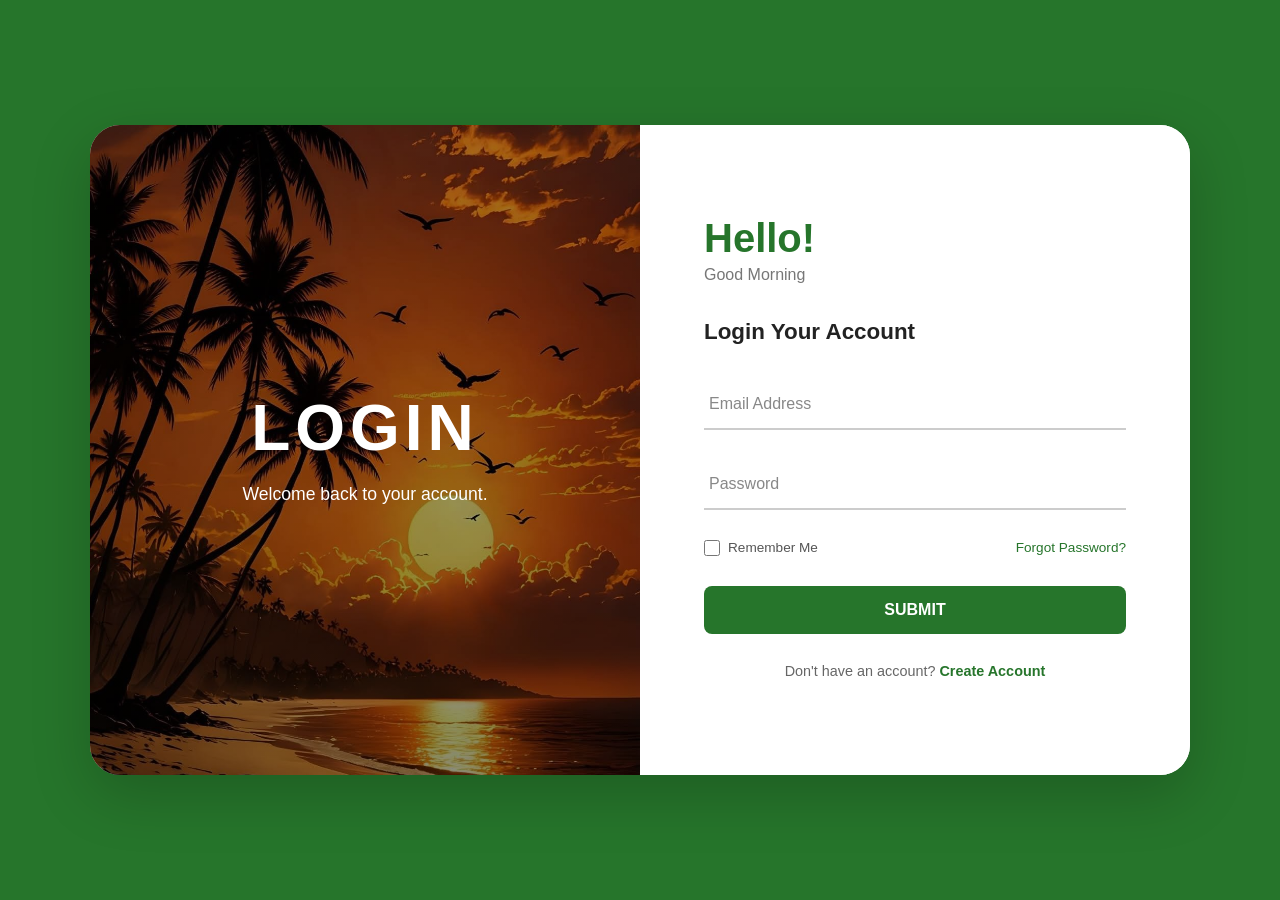
<file: login.html>
<!doctype html>
<html lang="en">
<head>
    <meta charset="UTF-8">
    <meta name="viewport" content="width=device-width, initial-scale=1.0">

    <title>Login Page | Welcome Back</title>

    <link rel="stylesheet" href="css/login.css">
</head>

<body>

    <main class="main">

        <!-- Left Image Panel -->
        <section class="picture">
            <div class="picture-content">
                <h1 class="Welcome">LOGIN</h1>
                <p class="website">Welcome back to your account.</p>
            </div>
        </section>

        <!-- Right Login Panel -->
        <section class="page">

            <header class="page-header">
                <h2 class="hello">Hello!</h2>
                <p class="good">Good Morning</p>
                <h3 class="login">Login Your Account</h3>
            </header>

            <div class="information">

                <form action="#" method="post">

                    <!-- Email Address -->
                    <div class="form-group">
                        <label for="email" class="visually-hidden">
                            Email Address
                        </label>

                        <input
                            type="email"
                            id="email"
                            name="email"
                            placeholder="Email Address"
                            class="email"
                            autocomplete="email"
                            required
                        >
                    </div>

                    <!-- Password -->
                    <div class="form-group">
                        <label for="password" class="visually-hidden">
                            Password
                        </label>

                        <input
                            type="password"
                            id="password"
                            name="password"
                            placeholder="Password"
                            class="password"
                            autocomplete="current-password"
                            required
                        >
                    </div>

                    <!-- Login Options -->
                    <div class="login-options">

                        <div class="remember">
                            <input
                                id="checkbox"
                                type="checkbox"
                                name="remember"
                                class="checkbox"
                            >

                            <label for="checkbox" class="check">
                                Remember Me
                            </label>
                        </div>

                        <a href="forgot-password.html" class="forgot">
                            Forgot Password?
                        </a>

                    </div>

                    <!-- Submit Button -->
                    <button type="submit">SUBMIT</button>

                    <!-- Signup Link -->
                    <p class="signup-text">
                        Don't have an account?
                        <a href="signup.html" class="create">
                            Create Account
                        </a>
                    </p>

                </form>

            </div>

        </section>

    </main>

</body>
</html>
</file>
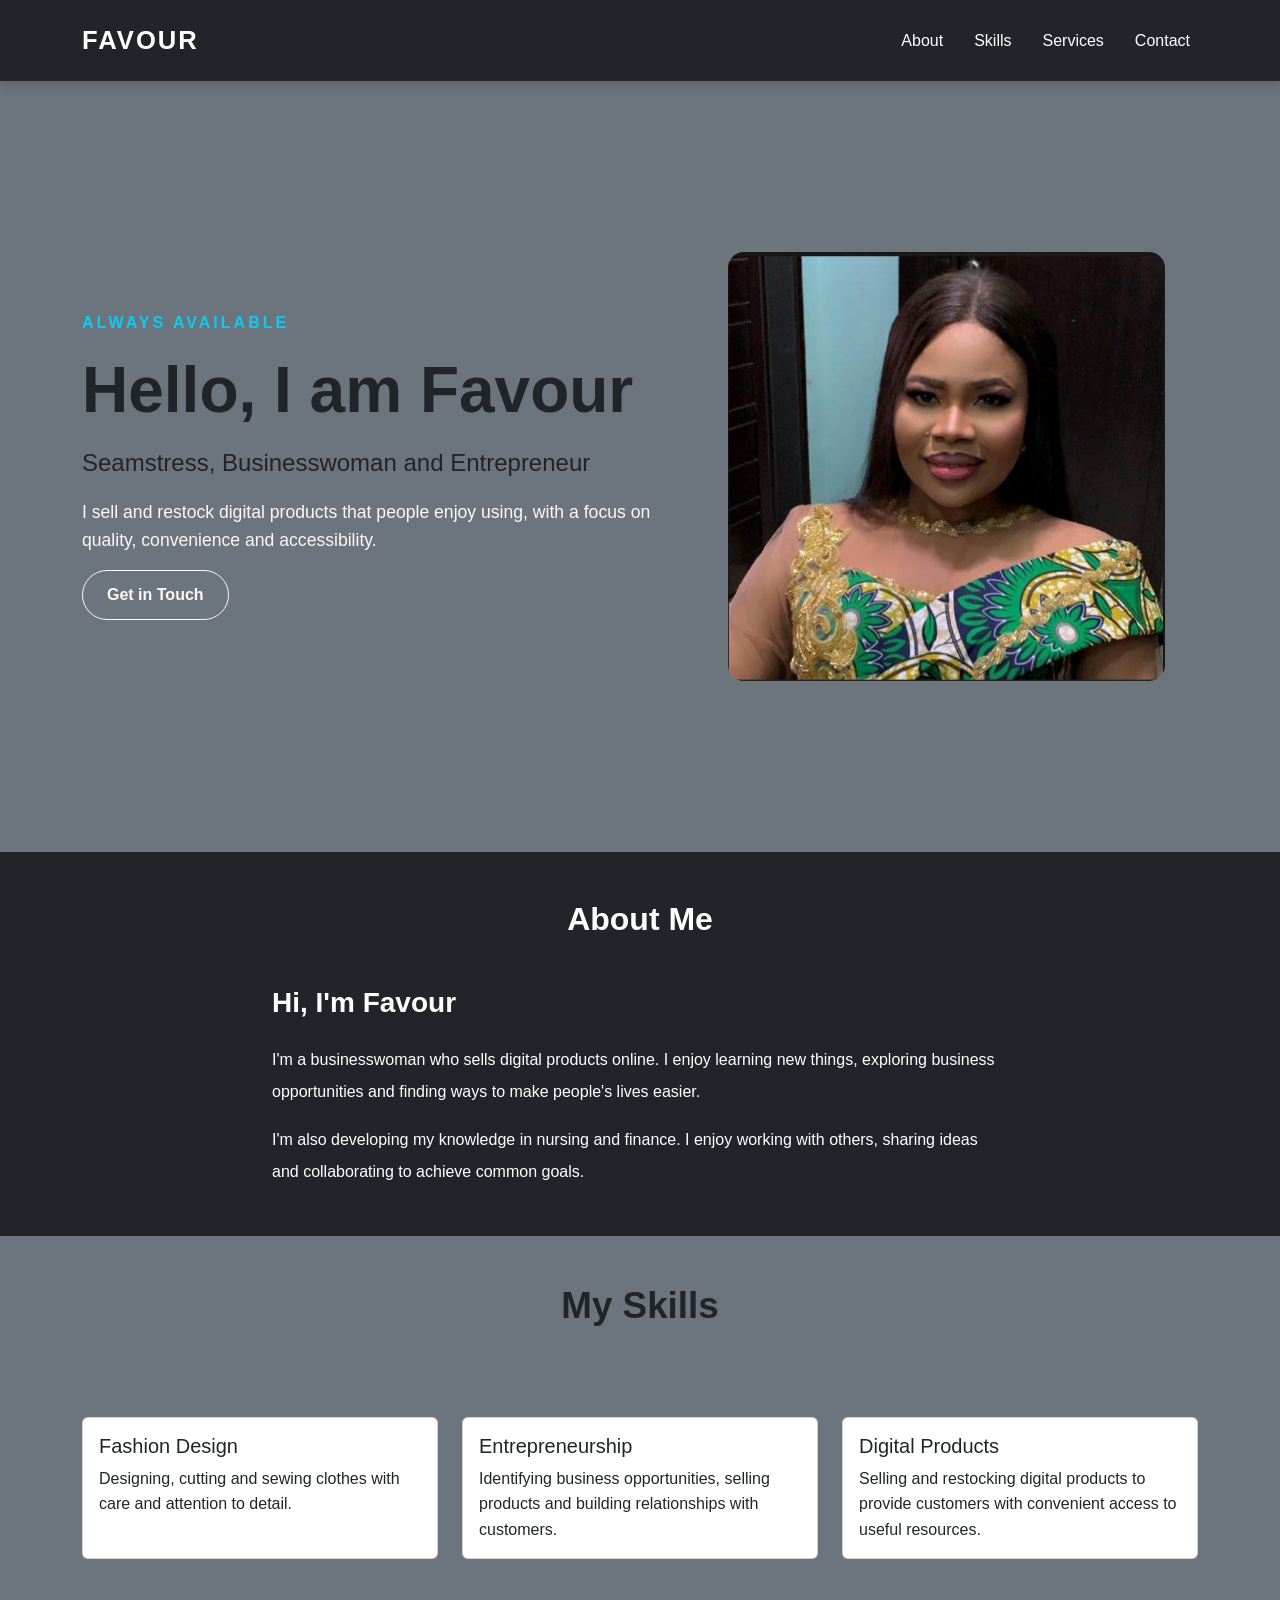
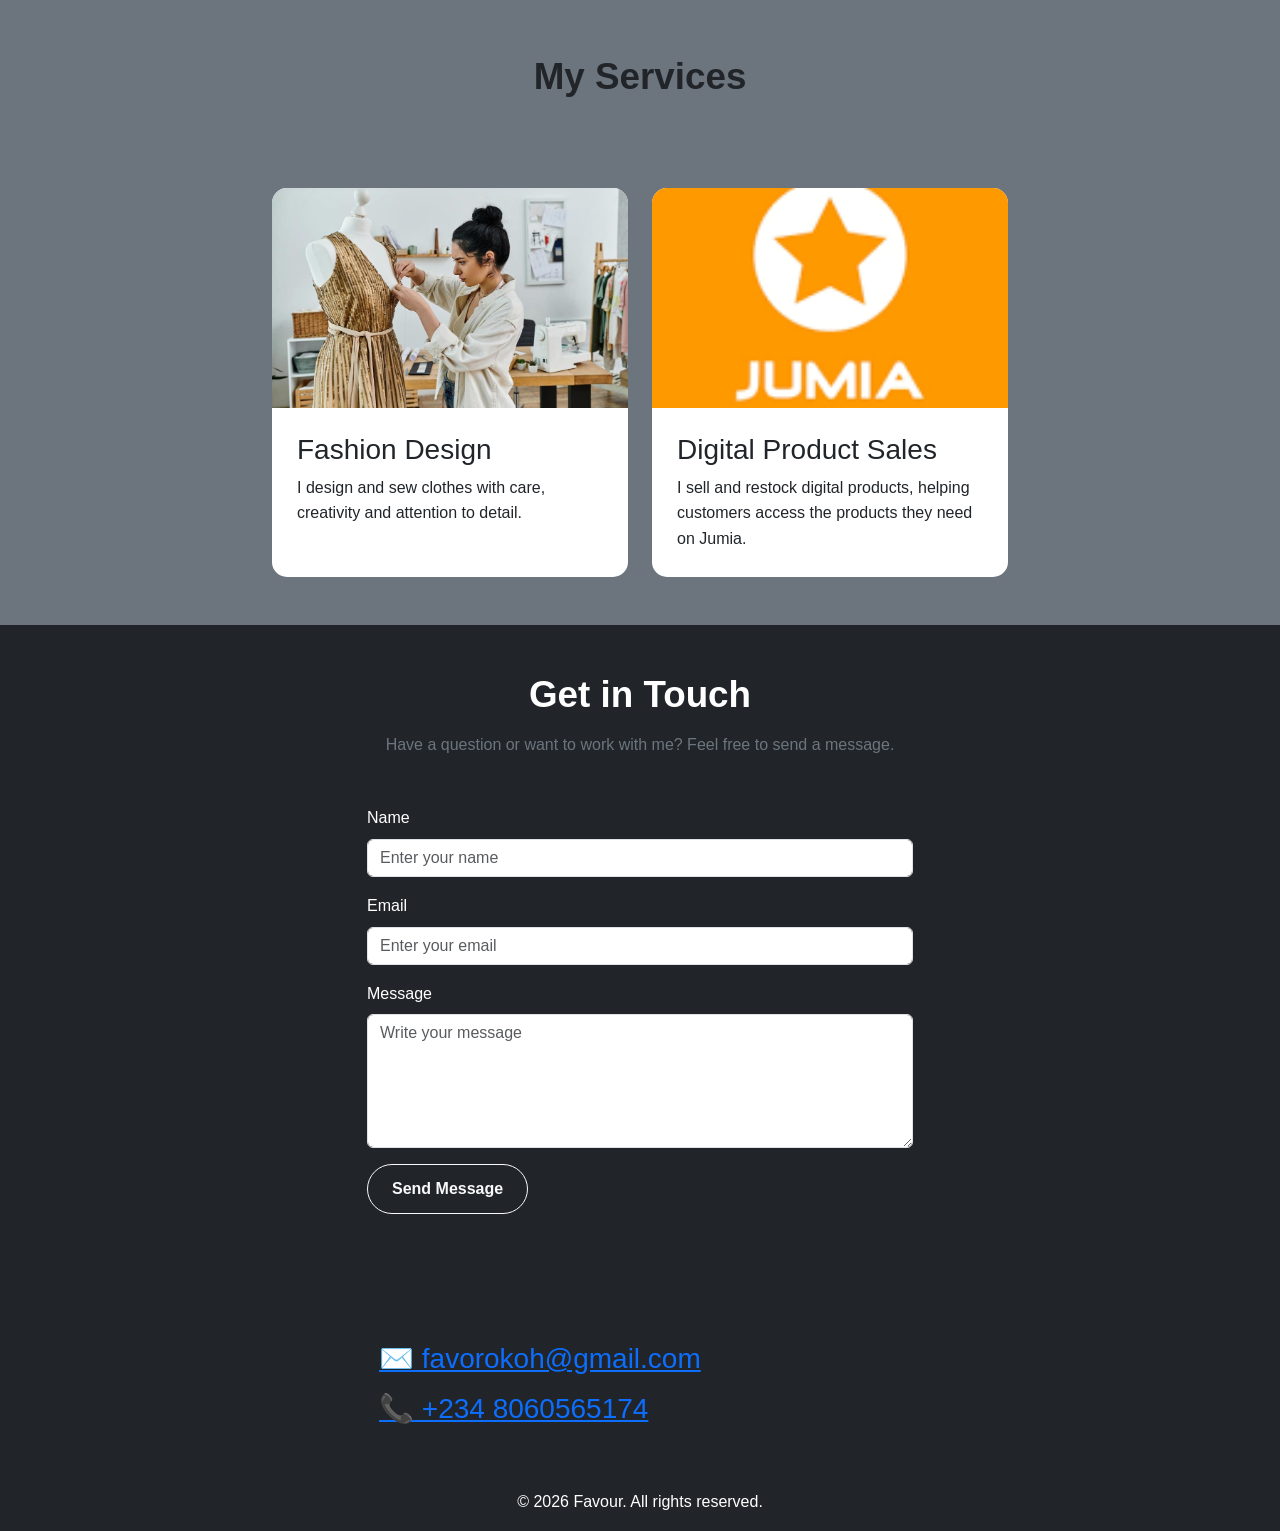
<file: mum's portfolio.html>
<!doctype html>
<html lang="en">

<head>
    <meta charset="utf-8">
    <meta name="viewport" content="width=device-width, initial-scale=1">

    <title>Favour | Personal Portfolio</title>

    <!-- Bootstrap CSS -->
    <link href="https://cdn.jsdelivr.net/npm/bootstrap@5.3.8/dist/css/bootstrap.min.css" rel="stylesheet">

    <!-- Custom CSS -->
    <link rel="stylesheet" href="css/MP.css">

    <!-- Bootstrap JavaScript -->
    <script defer src="https://cdn.jsdelivr.net/npm/bootstrap@5.3.8/dist/js/bootstrap.bundle.min.js">
    </script>
</head>

<body class="bg-secondary">

    <!-- Navigation -->
    <nav class="navbar navbar-expand-lg navbar-dark bg-dark sticky-top">
        <div class="container">

            <a class="navbar-brand fw-bold" href="#home">FAVOUR</a>

            <button class="navbar-toggler" type="button" data-bs-toggle="collapse" data-bs-target="#navbarNav"
                aria-controls="navbarNav" aria-expanded="false" aria-label="Toggle navigation">

                <span class="navbar-toggler-icon"></span>
            </button>

            <div class="collapse navbar-collapse" id="navbarNav">
                <ul class="navbar-nav ms-auto">

                    <li class="nav-item">
                        <a class="nav-link" href="#about">About</a>
                    </li>

                    <li class="nav-item">
                        <a class="nav-link" href="#skills">Skills</a>
                    </li>

                    <li class="nav-item">
                        <a class="nav-link" href="#services">Services</a>
                    </li>

                    <li class="nav-item">
                        <a class="nav-link" href="#contact">Contact</a>
                    </li>

                </ul>
            </div>

        </div>
    </nav>


    <!-- Hero Section -->
    <header id="home" class="container py-5 my-lg-5 text-dark">
        <div class="row align-items-center g-4">

            <div class="col-12 col-lg-7">

                <h6 class="text-info fw-bold">ALWAYS AVAILABLE</h6>

                <h1 class="display-3 fw-bold">
                    Hello, I am Favour
                </h1>

                <h2 class="h4">
                    Seamstress, Businesswoman and Entrepreneur
                </h2>

                <p class="lead mt-3">
                    I sell and restock digital products that people enjoy
                    using, with a focus on quality, convenience and
                    accessibility.
                </p>

                <a class="btn btn-outline-light rounded-pill px-4" href="#contact">
                    Get in Touch
                </a>

            </div>

            <div class="col-12 col-lg-5 text-center">

                <!-- Add your image path below -->
                <img src="media/Capture001(1).png" alt="Favour" class="img-fluid rounded-4" loading="eager">

            </div>

        </div>
    </header>


    <!-- About Section -->
    <section id="about" class="py-5 text-white bg-dark">

        <div class="container">

            <div class="text-center mb-5">
                <h2 class="heading fw-bold">About Me</h2>
            </div>

            <div class="row justify-content-center">

                <div class="col-12 col-md-10 col-lg-8">

                    <h3 class="fw-bold mb-4">
                        Hi, I'm Favour
                    </h3>

                    <p class="lh-lg mb-3">
                        I'm a businesswoman who sells digital products
                        online. I enjoy learning new things, exploring
                        business opportunities and finding ways to make
                        people's lives easier.
                    </p>

                    <p class="lh-lg mb-0">
                        I'm also developing my knowledge in nursing
                        and finance. I enjoy working with others,
                        sharing ideas and collaborating to achieve
                        common goals.
                    </p>

                </div>

            </div>

        </div>

    </section>


    <!-- Skills Section -->
    <section id="skills" class="py-5">

        <div class="container">

            <div class="text-center mb-5">
                <h2 class="section-title fw-bold">My Skills</h2>

                <p class="section-description">
                    The skills and knowledge I use to grow personally
                    and professionally.
                </p>
            </div>

            <div class="row g-4 justify-content-center">

                <div class="col-12 col-md-6 col-lg-4">
                    <div class="card h-100">
                        <div class="card-body">
                            <h3 class="card-title h5">
                                Fashion Design
                            </h3>

                            <p class="card-text">
                                Designing, cutting and sewing clothes
                                with care and attention to detail.
                            </p>
                        </div>
                    </div>
                </div>

                <div class="col-12 col-md-6 col-lg-4">
                    <div class="card h-100">
                        <div class="card-body">
                            <h3 class="card-title h5">
                                Entrepreneurship
                            </h3>

                            <p class="card-text">
                                Identifying business opportunities,
                                selling products and building
                                relationships with customers.
                            </p>
                        </div>
                    </div>
                </div>

                <div class="col-12 col-md-6 col-lg-4">
                    <div class="card h-100">
                        <div class="card-body">
                            <h3 class="card-title h5">
                                Digital Products
                            </h3>

                            <p class="card-text">
                                Selling and restocking digital products
                                to provide customers with convenient
                                access to useful resources.
                            </p>
                        </div>
                    </div>
                </div>

            </div>

        </div>

    </section>


    <!-- 
    <section id="services" class="services py-5">

        <div class="container">

            <div class="text-center mb-5">
                <h2 class="section-title fw-bold">My Services</h2>

                <p class="section-description">
                    Here are some of the ways I can help bring your
                    ideas to life.
                </p>
            </div>

            <div class="row g-4 justify-content-center">

                
                <div class="col-12 col-md-6 col-lg-4">

                    <article class="card service-card h-100">

                        <div class="card-body">

                            <h3 class="card-title">
                                Fashion Design
                            </h3>

                            <p class="card-text">
                                I design and sew clothes with care,
                                creativity and attention to detail.
                            </p>

                        </div>

                    </article>

                </div>

               
                <div class="col-12 col-md-6 col-lg-4">

                    <article class="card service-card h-100">

                        <div class="card-body">

                            <h3 class="card-title">
                                Digital Product Sales
                            </h3>

                            <p class="card-text">
                                I sell and restock digital products,
                                helping customers access the products
                                they need.
                            </p>

                        </div>

                    </article>

                </div>

            </div>

        </div>

    </section> -->

    <!-- Services Section -->
    <section id="services" class="services py-5">
        <div class="container">

            <div class="text-center mb-5">
                <h2 class="section-title fw-bold">My Services</h2>
                <p class="section-description">
                    Here are some of the ways I can help bring your ideas to life.
                </p>
            </div>

            <div class="row g-4 justify-content-center">

                <!-- Fashion Design -->
                <div class="col-12 col-md-6 col-lg-4">
                    <article class="card service-card h-100">

                        <div class="service-image">
                            <img src="media/Z82JURVY937hRh9sj0bTVvePjgJBT56h3RIqIgwu2lvMepj4oviYa0QfAL0AAdcON6adY_eZbUWo4jMqEp6tfxE08BipDXreRNz8xFPK8oypOnvmgVvwCmEjTQuCP-0-erSukaNvYwWg8NvVzVj1rSNa_LP21T0a13PGFA9tDeHxM8_rZvZwXhN_00BS_9O0.jfif"
                                alt="Fashion designs and clothing" loading="lazy">
                        </div>

                        <div class="card-body">
                            <h3 class="card-title">Fashion Design</h3>
                            <p class="card-text">
                                I design and sew clothes with care,
                                creativity and attention to detail.
                            </p>
                        </div>

                    </article>
                </div>

                <!-- Digital Product Sales -->
                <div class="col-12 col-md-6 col-lg-4">
                    <article class="card service-card h-100">

                        <div class="service-image">
                            <img src="media/download (1).png" alt="Digital products for sale" loading="lazy">
                        </div>

                        <div class="card-body">
                            <h3 class="card-title">Digital Product Sales</h3>
                            <p class="card-text">
                                I sell and restock digital products,
                                helping customers access the products they need on Jumia.
                            </p>
                        </div>

                    </article>
                </div>

            </div>
        </div>
    </section>



    <!-- Contact Section -->
    <section id="contact" class="py-5 bg-dark text-white">

        <div class="container">
        
            <div class="text-center mb-5">
                <h2 class="section-title fw-bold">Get in Touch</h2>
        
                <p class="section-description">
                    Have a question or want to work with me?
                    Feel free to send a message.
                </p>
            </div>
        
            <div class="row justify-content-center">
        
                <div class="col-12 col-md-8 col-lg-6">
        
                    <form action="#" method="post">
        
                        <div class="mb-3">
                            <label for="name" class="form-label">
                                Name
                            </label>
        
                            <input type="text" class="form-control" id="name" name="name" placeholder="Enter your name"
                                required>
                        </div>
        
                        <div class="mb-3">
                            <label for="email" class="form-label">
                                Email
                            </label>
        
                            <input type="email" class="form-control" id="email" name="email"
                                placeholder="Enter your email" required>
                        </div>
        
                        <div class="mb-3">
                            <label for="message" class="form-label">
                                    Message
                            </label>
        
                            <textarea class="form-control" id="message" name="message" rows="5"
                                placeholder="Write your message" required></textarea>
                        </div>
        
                        <button type="submit" class="btn btn-outline-light rounded-pill px-4">
                            Send Message
                        </button>
        
                    </form>
                    <br>
                    <br>
                    <br>
                    <br>
                    <br>
                    <div class="container d-flex justify-content-between align-items-center flex-wrap gap-3">
                        <a href="mailto:favorokoh@gmail.com"><h3 class="mail mb-0">✉️ favorokoh@gmail.com</h3></a>
        
                        <a href="tel:08060565174"><h3 class="num mb-0">📞 +234 8060565174</h3></a>
                    </div>
                </div>
        
            </div>
        
        </div>

    </section>


    <!-- Footer -->
    <footer class="bg-dark text-white text-center py-3">

        <div class="container">

            <p class="mb-0">
                &copy; 2026 Favour. All rights reserved.
            </p>

        </div>

    </footer>

</body>

</html>
</file>
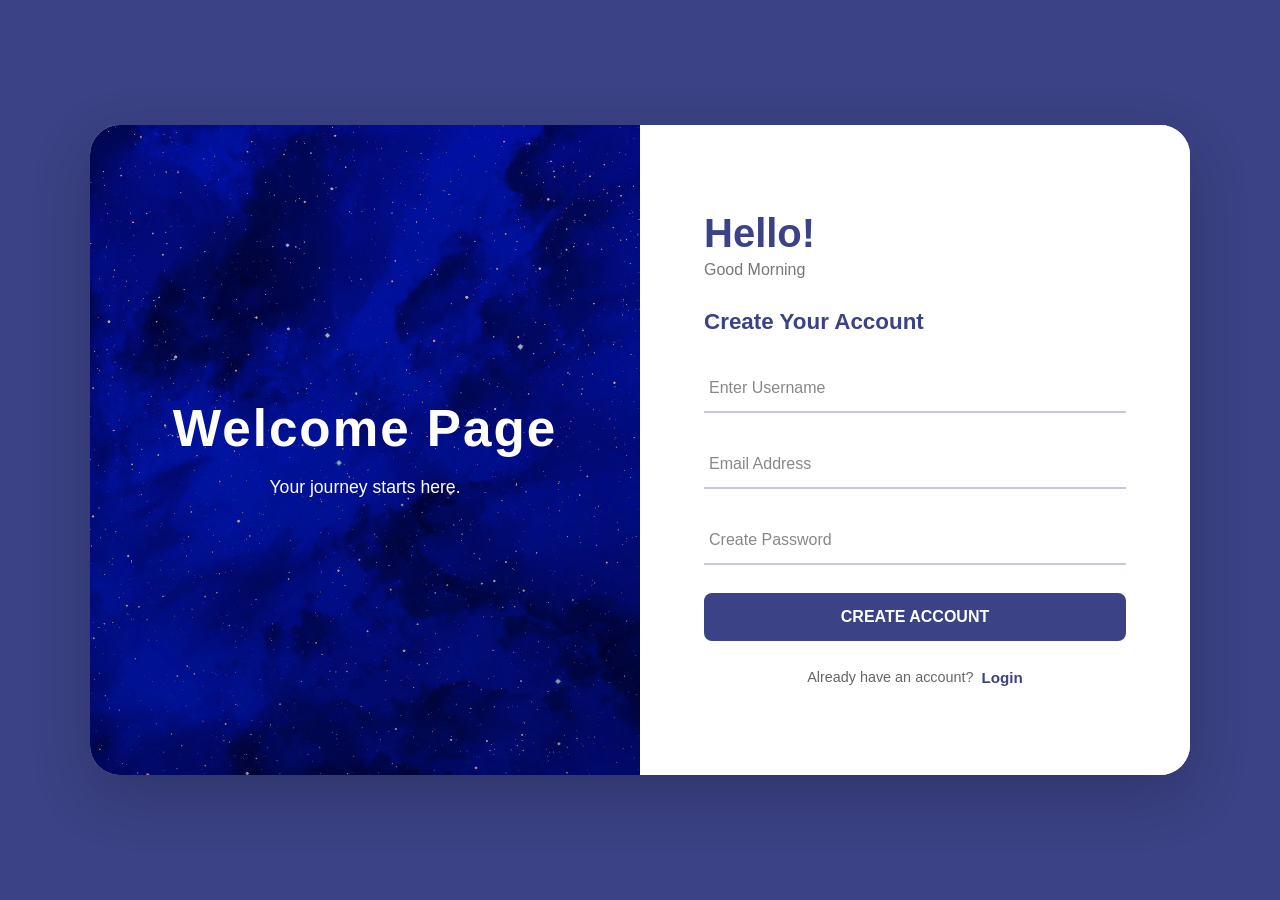
<file: signup.html>
<!doctype html>
<html lang="en">
<head>
    <meta charset="UTF-8">
    <meta name="viewport" content="width=device-width, initial-scale=1.0">

    <title>Create Account | Signup</title>

    <link rel="stylesheet" href="css/signup.css">
</head>

<body>

    <main class="main">

        <!-- Left Image Panel -->
        <section class="picture">
            <div class="picture-content">
                <h1 class="Welcome">Welcome Page</h1>
                <p class="website">Your journey starts here.</p>
            </div>
        </section>

        <!-- Signup Form Panel -->
        <section class="page">

            <header class="page-header">
                <h2 class="hello">Hello!</h2>
                <p class="good">Good Morning</p>
                <h3 class="login">Create Your Account</h3>
            </header>

            <div class="information">

                <form action="#" method="post">

                    <!-- Username -->
                    <div class="form-group">
                        <label for="username" class="visually-hidden">
                            Username
                        </label>

                        <input
                            type="text"
                            id="username"
                            name="username"
                            placeholder="Enter Username"
                            class="name"
                            autocomplete="username"
                            minlength="3"
                            required
                        >
                    </div>

                    <!-- Email -->
                    <div class="form-group">
                        <label for="email" class="visually-hidden">
                            Email Address
                        </label>

                        <input
                            type="email"
                            id="email"
                            name="email"
                            placeholder="Email Address"
                            class="email"
                            autocomplete="email"
                            required
                        >
                    </div>

                    <!-- Password -->
                    <div class="form-group">
                        <label for="password" class="visually-hidden">
                            Password
                        </label>

                        <input
                            type="password"
                            id="password"
                            name="password"
                            placeholder="Create Password"
                            class="password"
                            autocomplete="new-password"
                            minlength="8"
                            required
                        >
                    </div>

                    <!-- Submit Button -->
                    <button type="submit">CREATE ACCOUNT</button>

                    <!-- Login Link -->
                    <div class="account-link">
                        <p class="para">Already have an account?</p>
                        <a href="login.html" class="create">Login</a>
                    </div>

                </form>

            </div>

        </section>

    </main>

</body>
</html>
</file>
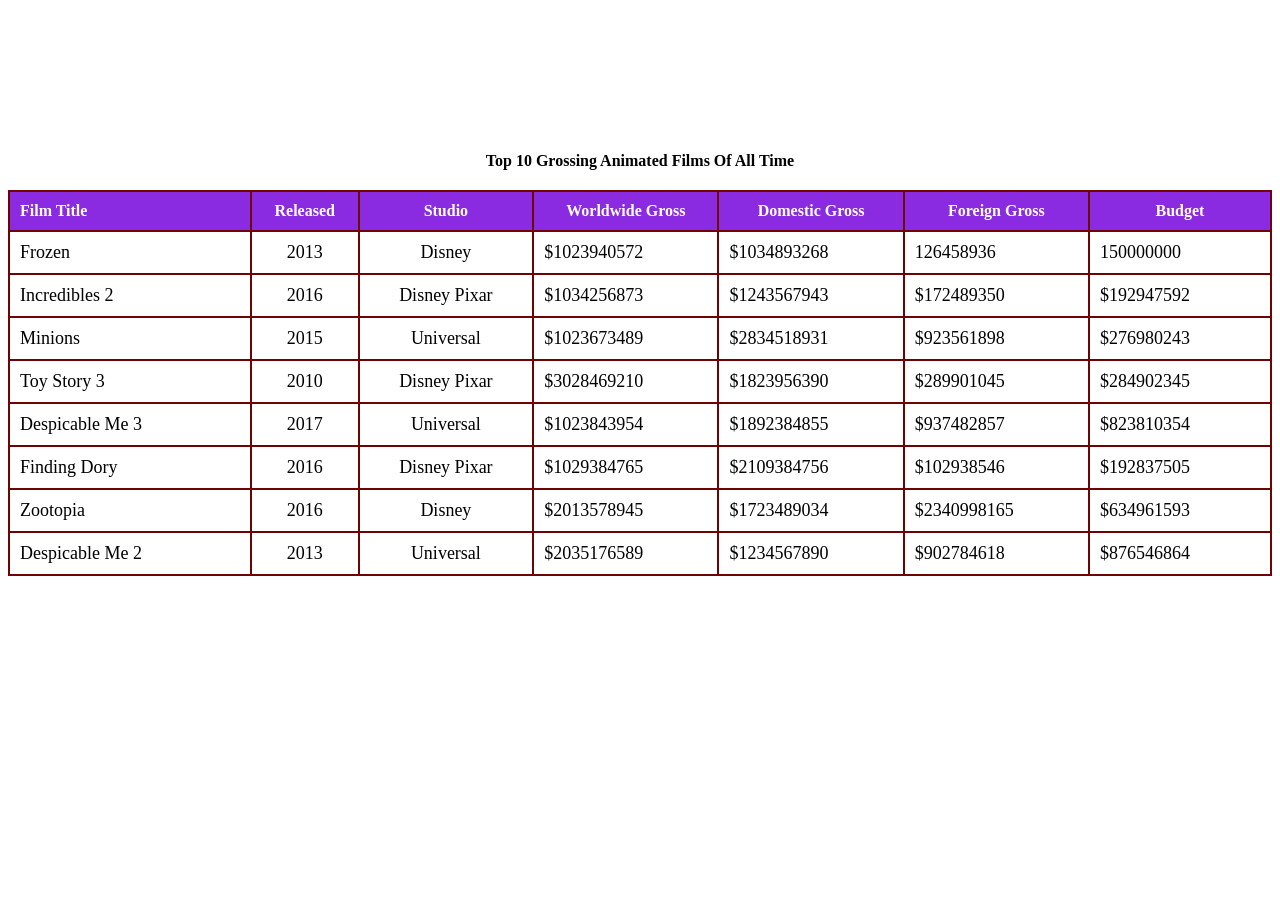
<file: table1.html>
<!DOCTYPE html>
<html lang="en">
<head>
    <meta charset="UTF-8">
    <meta name="viewport" content="width=device-width, initial-scale=1.0">
    <link rel="stylesheet" href="css/table1.css">
    <title>Document</title>
</head>
<body>
    <br>
    <br>
    <br>
    <br>
    <br>
    <br>
    <br>
    <br>
    <table>
        <caption>
            Top 10 Grossing Animated Films Of All Time
        </caption>
        <thead>
            <th>Film Title</th>
            <th>Released</th>
            <th>Studio</th>
            <th>Worldwide Gross</th>
            <th>Domestic Gross</th>
            <th>Foreign Gross</th>
            <th>Budget</th>
        </thead>

        <tbody>
            <tr>
                <td>Frozen</td>
                <td>2013</td>
                <td>Disney</td>
                <td>$1023940572</td>
                <td>$1034893268</td>
                <td>126458936</td>
                <td>150000000</td>
            </tr>

            <tr>
                <td>Incredibles 2</td>
                <td>2016</td>
                <td>Disney Pixar</td>
                <td>$1034256873</td>
                <td>$1243567943</td>
                <td>$172489350</td>
                <td>$192947592</td>
            </tr>

            <tr>
                <td>Minions</td>
                <td>2015</td>
                <td>Universal</td>
                <td>$1023673489</td>
                <td>$2834518931</td>
                <td>$923561898</td>
                <td>$276980243</td>
            </tr>

            <tr>
                <td>Toy Story 3</td>
                <td>2010</td>
                <td>Disney Pixar</td>
                <td>$3028469210</td>
                <td>$1823956390</td>
                <td>$289901045</td>
                <td>$284902345</td>
            </tr>

            <tr>
                <td>Despicable Me 3</td>
                <td>2017</td>
                <td>Universal</td>
                <td>$1023843954</td>
                <td>$1892384855</td>
                <td>$937482857</td>
                <td>$823810354</td>
            </tr>

            <tr>
                <td>Finding Dory</td>
                <td>2016</td>
                <td>Disney Pixar</td>
                <td>$1029384765</td>
                <td>$2109384756</td>
                <td>$102938546</td>
                <td>$192837505</td>
            </tr>

            <tr>
                <td>Zootopia</td>
                <td>2016</td>
                <td>Disney</td>
                <td>$2013578945</td>
                <td>$1723489034</td>
                <td>$2340998165</td>
                <td>$634961593</td>
            </tr>

            <tr>
                <td>Despicable Me 2</td>
                <td>2013</td>
                <td>Universal</td>
                <td>$2035176589</td>
                <td>$1234567890</td>
                <td>$902784618</td>
                <td>$876546864</td>
            </tr>
            
        </tbody>
        
    </table>    
    <br>
    <br>
    <br>
    <br>
    <br>
    <br>
    <br>
    <br>
</body>
</html>
</file>
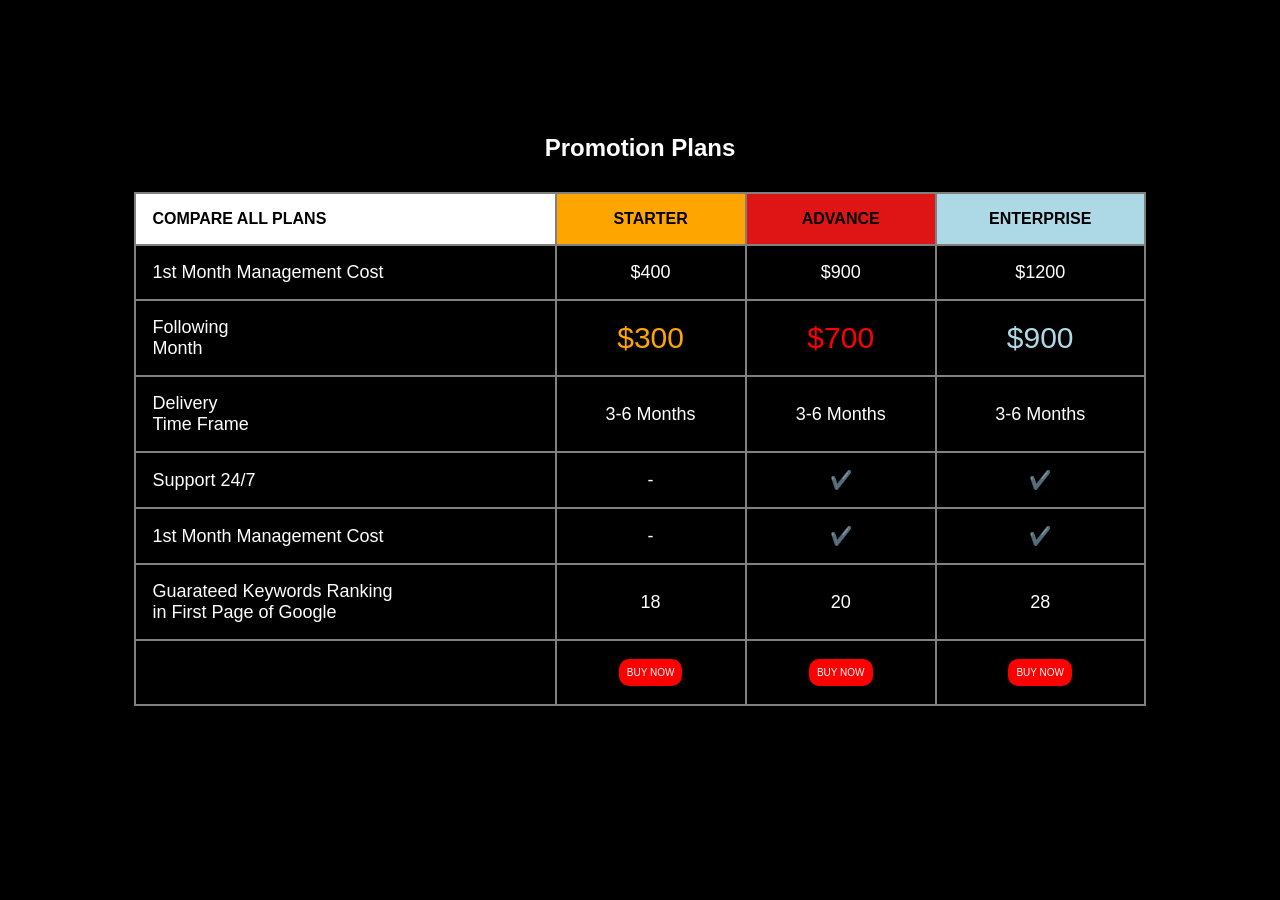
<file: tableass.html>
<!doctype html>
<html lang="en">
  <head>
    <meta charset="UTF-8" />
    <meta name="viewport" content="width=device-width, initial-scale=1.0" />
    <title>Table assessment</title>
    <link rel="stylesheet" href="css/tableass.css" />
  </head>
  <body>
    <br>
    <br>
    <br>
    <br>
    <br>
    <br>
    <br>
    <div class="main">
      <table>
        <caption>
          Promotion Plans
        </caption>
        <thead>
          <th>COMPARE ALL PLANS</th>
          <th>STARTER</th>
          <th>ADVANCE</th>
          <th>ENTERPRISE</th>
        </thead>

        <tbody>
          <tr>
            <td>1st Month Management Cost</td>
            <td>$400</td>
            <td>$900</td>
            <td>$1200</td>
          </tr>

          <tr>
            <td>
              Following
              <br />
              Month
            </td>
            <td class="standout">$300</td>
            <td class="standout1">$700</td>
            <td class="standout2">$900</td>
          </tr>

          <tr>
            <td>
              Delivery
              <br />
              Time Frame
            </td>
            <td>3-6 Months</td>
            <td>3-6 Months</td>
            <td>3-6 Months</td>
          </tr>

          <tr>
            <td>Support 24/7</td>
            <td>-</td>
            <td>✔️</td>
            <td>✔️</td>
          </tr>

          <tr>
            <td>1st Month Management Cost</td>
            <td>-</td>
            <td>✔️</td>
            <td>✔️</td>
          </tr>

          <tr>
            <td>
              Guarateed Keywords Ranking
              <br />
              in First Page of Google
            </td>
            <td>18</td>
            <td>20</td>
            <td>28</td>
          </tr>

          <tr>
            <td></td>
            <td>
              <button>BUY NOW</button>
            </td>
            <td>
              <button>BUY NOW</button>
            </td>
            <td>
              <button>BUY NOW</button>
            </td>
          </tr>
        </tbody>
      </table>
    <br>
    <br>
    <br>
    <br>
    <br>
    <br>
    <br>
    </div>
  </body>
</html>
</file>
<file: css/login.css>
/* ===== Global Styles ===== */

* {
    box-sizing: border-box;
    margin: 0;
    padding: 0;
}

body {
    min-height: 100vh;
    padding: 40px 20px;
    display: flex;
    justify-content: center;
    align-items: center;
    background-color: #26752B;
    font-family: Arial, Helvetica, sans-serif;
    color: #222;
}


/* ===== Main Login Card ===== */

.main {
    display: flex;
    width: 100%;
    max-width: 1100px;
    min-height: 650px;
    background-color: white;
    border-radius: 30px;
    overflow: hidden;
    box-shadow: 0 20px 60px rgba(0, 0, 0, 0.2);
}


/* ===== Left Image Panel ===== */

.picture {
    width: 50%;
    min-height: 650px;
    display: flex;
    align-items: center;
    justify-content: center;
    position: relative;

    background-image:
        linear-gradient(
            rgba(0, 0, 0, 0.35),
            rgba(0, 0, 0, 0.45)
        ),
        url("7270a06224fb5468e7ab40c8530eb657.jpg");

    background-size: cover;
    background-position: center;
    background-repeat: no-repeat;
}

.picture-content {
    padding: 30px;
    text-align: center;
    color: white;
}

.Welcome {
    font-size: clamp(2.5rem, 5vw, 4rem);
    font-weight: 800;
    letter-spacing: 5px;
    margin-bottom: 15px;
}

.website {
    font-size: 1.1rem;
    line-height: 1.6;
}


/* ===== Right Login Panel ===== */

.page {
    width: 50%;
    display: flex;
    flex-direction: column;
    justify-content: center;
    padding: 55px clamp(25px, 5vw, 65px);
    background-color: white;
}

.page-header {
    margin-bottom: 35px;
}

.hello {
    font-size: 2.5rem;
    font-weight: 700;
    color: #26752B;
    margin-bottom: 5px;
}

.good {
    font-size: 1rem;
    color: #777;
    margin-bottom: 35px;
}

.login {
    font-size: 1.4rem;
    font-weight: 700;
    color: #222;
}


/* ===== Form Fields ===== */

.information {
    width: 100%;
}

.form-group {
    width: 100%;
    margin-bottom: 30px;
}

input.email,
input.password {
    display: block;
    width: 100%;
    padding: 15px 5px;
    border: none;
    border-bottom: 2px solid #ccc;
    outline: none;
    background-color: transparent;
    color: #222;
    font-size: 1rem;
    font-family: inherit;
    transition: border-color 0.3s ease;
}

input.email:focus,
input.password:focus {
    border-bottom-color: #26752B;
}

input::placeholder {
    color: #888;
    opacity: 1;
}


/* ===== Remember Me & Forgot Password ===== */

.login-options {
    display: flex;
    align-items: center;
    justify-content: space-between;
    flex-wrap: wrap;
    gap: 12px;
    margin: 10px 0 30px;
}

.remember {
    display: flex;
    align-items: center;
    gap: 8px;
}

.checkbox {
    width: 16px;
    height: 16px;
    accent-color: #26752B;
    cursor: pointer;
    flex-shrink: 0;
}

.check {
    font-size: 0.85rem;
    color: #555;
    cursor: pointer;
}

.forgot {
    font-size: 0.85rem;
    color: #26752B;
    text-decoration: none;
}

.forgot:hover,
.create:hover {
    text-decoration: underline;
}


/* ===== Submit Button ===== */

button {
    display: block;
    width: 100%;
    padding: 15px;
    border: none;
    border-radius: 8px;
    background-color: #26752B;
    color: white;
    font-family: inherit;
    font-size: 1rem;
    font-weight: 700;
    cursor: pointer;
    transition:
        background-color 0.3s ease,
        transform 0.2s ease;
}

button:hover {
    background-color: #1d5b21;
    transform: translateY(-2px);
}

button:active {
    transform: translateY(0);
}

button:focus-visible,
a:focus-visible,
input:focus-visible {
    outline: 2px solid #26752B;
    outline-offset: 3px;
}


/* ===== Create Account ===== */

.signup-text {
    margin-top: 25px;
    text-align: center;
    font-size: 0.9rem;
    line-height: 1.8;
    color: #666;
}

.create {
    color: #26752B;
    font-weight: 700;
    text-decoration: none;
}


/* ===== Accessible Hidden Labels ===== */

.visually-hidden {
    position: absolute;
    width: 1px;
    height: 1px;
    padding: 0;
    margin: -1px;
    overflow: hidden;
    clip: rect(0, 0, 0, 0);
    white-space: nowrap;
    border: 0;
}


/* ===== Tablet Layout ===== */

@media (max-width: 850px) {
    .main {
        max-width: 650px;
        min-height: 600px;
    }

    .picture {
        width: 40%;
        min-height: 600px;
    }

    .page {
        width: 60%;
        padding: 40px 30px;
    }

    .Welcome {
        font-size: 2.3rem;
    }

    .website {
        font-size: 0.95rem;
    }
}


/* ===== Mobile Layout ===== */

@media (max-width: 600px) {
    body {
        padding: 20px 12px;
    }

    .main {
        flex-direction: column;
        max-width: 450px;
        min-height: auto;
        border-radius: 20px;
    }

    .picture {
        width: 100%;
        min-height: 180px;
        border-radius: 0;
        background-position: center 45%;
    }

    .picture-content {
        padding: 25px 15px;
    }

    .Welcome {
        font-size: 2.2rem;
        margin-bottom: 8px;
    }

    .website {
        font-size: 0.9rem;
    }

    .page {
        width: 100%;
        padding: 35px 25px;
    }

    .page-header {
        margin-bottom: 30px;
    }

    .hello {
        font-size: 2rem;
    }

    .good {
        margin-bottom: 25px;
    }

    .login {
        font-size: 1.2rem;
    }

    .login-options {
        align-items: flex-start;
    }
}
</file>
<file: css/MP.css>
/* =========================
   VARIABLES
========================= */

:root {
    --primary: #0dcaf0;
    --accent: #0d6efd;
    --dark: #212529;
    --light: #f8f9fa;
    --muted: #6c757d;
    --card-radius: 15px;
    --transition: 0.3s ease;
}


/* =========================
   GLOBAL
========================= */

* {
    margin: 0;
    padding: 0;
    box-sizing: border-box;
}

html {
    scroll-behavior: smooth;
    scroll-padding-top: 80px;
}

body {
    font-family: Arial, Helvetica, sans-serif;
    background: #6c757d;
    color: var(--dark);
    line-height: 1.6;
}

section {
    scroll-margin-top: 70px;
}

.section-title {
    margin-bottom: 15px;
    font-size: clamp(1.9rem, 4vw, 2.3rem);
    font-weight: 700;
}

.section-description {
    max-width: 600px;
    margin: 0 auto 30px;
    color: var(--muted);
}


/* =========================
   NAVBAR
========================= */

.navbar {
    padding: 15px 0;
    box-shadow: 0 3px 12px #0003;
}

.navbar-brand {
    color: #fff;
    font-size: 1.6rem;
    font-weight: 700;
    letter-spacing: 2px;
}

.navbar-brand:hover,
.navbar-nav .nav-link:hover,
.navbar-nav .nav-link:focus {
    color: var(--primary);
}

.navbar-nav .nav-link {
    margin-left: 15px;
    color: #fff;
    font-weight: 500;
    transition: color var(--transition);
}


/* =========================
   HERO
========================= */

#home {
    display: flex;
    align-items: center;
    min-height: 75vh;
}

#home h6 {
    margin-bottom: 20px;
    letter-spacing: 3px;
}

#home h1 {
    margin-bottom: 20px;
    font-size: clamp(2.5rem, 5vw, 4.5rem);
    line-height: 1.2;
}

#home h2 {
    margin-bottom: 20px;
    font-weight: 500;
}

#home p {
    max-width: 600px;
    color: var(--light);
    font-size: 1.1rem;
}

#home img {
    max-height: 450px;
    object-fit: cover;
    transition: transform 0.4s ease;
}

#home img:hover {
    transform: scale(1.03);
}


/* =========================
   BUTTONS
========================= */

#home .btn,
#contact button {
    padding: 12px 28px;
    font-weight: 600;
}

/* Service Card Images */

.service-image {
    width: 100%;
    height: 220px;
    overflow: hidden;
    background-color: #dee2e6;
}

.service-image img {
    width: 100%;
    height: 100%;
    display: block;
    object-fit: cover;
    transition: transform 0.3s ease;
}

.service-card:hover .service-image img {
    transform: scale(1.05);
}

.service-card {
    overflow: hidden;
    border: none;
    border-radius: 15px;
}

.service-card .card-body {
    padding: 25px;
}
</file>
<file: css/signup.css>
/* ===== Global Styles ===== */

* {
    box-sizing: border-box;
    margin: 0;
    padding: 0;
}

body {
    min-height: 100vh;
    padding: 40px 20px;
    display: flex;
    justify-content: center;
    align-items: center;
    background-color: rgb(59, 66, 133);
    font-family: Arial, Helvetica, sans-serif;
    color: #222;
}


/* ===== Main Container ===== */

.main {
    display: flex;
    width: 100%;
    max-width: 1100px;
    min-height: 650px;
    background-color: white;
    border-radius: 30px;
    overflow: hidden;
    box-shadow: 0 20px 60px rgba(0, 0, 0, 0.2);
}


/* ===== Left Image Panel ===== */

.picture {
    width: 50%;
    min-height: 650px;
    display: flex;
    align-items: center;
    justify-content: center;

    background-image:
        linear-gradient(
            rgba(0, 0, 0, 0.25),
            rgba(0, 0, 0, 0.4)
        ),
        url("7e15b605edd61683146875a9e087f578.jpg");

    background-size: cover;
    background-position: center;
    background-repeat: no-repeat;
}

.picture-content {
    padding: 30px;
    text-align: center;
    color: white;
}

.Welcome {
    font-size: clamp(2rem, 4vw, 3.5rem);
    font-weight: 800;
    letter-spacing: 2px;
    margin-bottom: 15px;
}

.website {
    font-size: 1.1rem;
    line-height: 1.6;
}


/* ===== Right Form Panel ===== */

.page {
    width: 50%;
    display: flex;
    flex-direction: column;
    justify-content: center;
    padding: 50px clamp(25px, 5vw, 65px);
    background-color: white;
}

.page-header {
    margin-bottom: 30px;
}

.hello {
    font-size: 2.5rem;
    color: rgb(59, 66, 133);
    margin-bottom: 5px;
}

.good {
    font-size: 1rem;
    color: #777;
    margin-bottom: 30px;
}

.login {
    font-size: 1.4rem;
    font-weight: 700;
    color: rgb(59, 66, 133);
}


/* ===== Form Fields ===== */

.information {
    width: 100%;
}

.form-group {
    width: 100%;
    margin-bottom: 28px;
}

input.name,
input.email,
input.password {
    display: block;
    width: 100%;
    padding: 14px 5px;
    border: none;
    border-bottom: 2px solid #c5c8df;
    border-radius: 0;
    outline: none;
    background-color: transparent;
    color: #222;
    font-family: inherit;
    font-size: 1rem;
    transition: border-color 0.3s ease;
}

input:focus {
    border-bottom-color: rgb(59, 66, 133);
}

input::placeholder {
    color: #888;
    opacity: 1;
}


/* ===== Create Account Button ===== */

button {
    display: block;
    width: 100%;
    margin-top: 15px;
    padding: 15px;
    border: none;
    border-radius: 8px;
    background-color: rgb(59, 66, 133);
    color: white;
    font-family: inherit;
    font-size: 1rem;
    font-weight: 700;
    cursor: pointer;
    transition:
        background-color 0.3s ease,
        transform 0.2s ease;
}

button:hover {
    background-color: rgb(43, 49, 108);
    transform: translateY(-2px);
}

button:active {
    transform: translateY(0);
}


/* ===== Existing Account Link ===== */

.account-link {
    display: flex;
    align-items: center;
    justify-content: center;
    flex-wrap: wrap;
    gap: 8px;
    margin-top: 25px;
    text-align: center;
}

.para {
    color: #666;
    font-size: 0.9rem;
    line-height: 1.6;
}

.create {
    color: rgb(59, 66, 133);
    font-size: 0.95rem;
    font-weight: 700;
    text-decoration: none;
}

.create:hover {
    text-decoration: underline;
}


/* ===== Accessible Hidden Labels ===== */

.visually-hidden {
    position: absolute;
    width: 1px;
    height: 1px;
    padding: 0;
    margin: -1px;
    overflow: hidden;
    clip: rect(0, 0, 0, 0);
    white-space: nowrap;
    border: 0;
}


/* ===== Keyboard Accessibility ===== */

button:focus-visible,
a:focus-visible,
input:focus-visible {
    outline: 2px solid rgb(59, 66, 133);
    outline-offset: 3px;
}


/* ===== Tablet Layout ===== */

@media (max-width: 850px) {
    .main {
        max-width: 650px;
        min-height: 600px;
    }

    .picture {
        width: 40%;
        min-height: 600px;
    }

    .page {
        width: 60%;
        padding: 35px 30px;
    }

    .Welcome {
        font-size: 2.2rem;
    }

    .website {
        font-size: 0.95rem;
    }
}


/* ===== Mobile Layout ===== */

@media (max-width: 600px) {
    body {
        padding: 20px 12px;
    }

    .main {
        flex-direction: column;
        max-width: 450px;
        min-height: auto;
        border-radius: 20px;
    }

    .picture {
        width: 100%;
        min-height: 180px;
    }

    .picture-content {
        padding: 25px 15px;
    }

    .Welcome {
        font-size: 2rem;
        margin-bottom: 8px;
    }

    .website {
        font-size: 0.9rem;
    }

    .page {
        width: 100%;
        padding: 35px 25px;
    }

    .hello {
        font-size: 2rem;
    }

    .good {
        margin-bottom: 25px;
    }

    .login {
        font-size: 1.2rem;
    }

    .form-group {
        margin-bottom: 24px;
    }
}
</file>
<file: css/table1.css>
* {
    font-family: montserrat;
    
}

body {
    background-color: white;
}

.main {
    margin-left: 13%;
    margin-right: 10%;
    height: 500px;
}

table, th, td {
    border: 2px solid rgb(110, 3, 3);
    border-collapse: collapse;
    padding: 10px;
}



td  {
    text-align: center;
    font-size: large;
}

thead {
    background-color: blueviolet;
    color: white;
}

caption {
    font-weight: bolder;
    margin-bottom: 20px;
}

.row {
    background-color: rgba(0, 0, 255, 0.137);
}

th:nth-child(1) {
    text-align: left;
    width: 300px;
}

th:nth-child(2) {
    width: 100px;
}

th:nth-child(3) {
    width: 200px;
}

th:nth-child(4) {
    width: 200px;
}

th:nth-child(5) {
    width: 200px;
}

th:nth-child(6) {
    width: 200px;
}

th:nth-child(7) {
    width: 200px;
}

td:nth-child(1) {
    text-align: left;
}

td:nth-child(4) {
    text-align: left;
}

td:nth-child(5) {
    text-align: left;
}

td:nth-child(6) {
    text-align: left;
}

td:nth-child(7) {
    text-align: left;
}
</file>
<file: css/tableass.css>
.main {
    height: 400px;
    margin-left: 10%;
    margin-right: 10%;
}

body {
     background-color:  black;
}

table, th, td {
    border: 2px solid gray;
    border-collapse: collapse;
    padding: 1rem;
    
}

caption {
    margin-bottom: 30px;
}

table {
    width: 100%;
    font-family: Arial, Helvetica, sans-serif;

}

td  {
    text-align: center;
    color: white;
    font-size: large;
}


th:nth-child(1) {
    background-color: white;
    text-align: left;
}

th:nth-child(2) {
    background-color: orange;
}

th:nth-child(3) {
    background-color: rgb(223, 20, 20);
}

th:nth-child(4) {
    background-color: lightblue;
}

td:nth-child(1) {
    text-align: left;
}

button {
    background-color: red;
    border-radius: 10px;
    border: 0;
    padding: 8px;
    font-size: x-small;
    color: white;
    margin: 2px;
}

.standout, .standout1, .standout2 {
    font-size: 30px;
}

.standout {
    color: orange;
}

.standout1 {
    color: red;
}

.standout2 {
    color: lightblue
}

caption {
    font-family: Arial, Helvetica, sans-serif;
    color: white;
    font-weight: bold;
    font-size: x-large;
}
</file>
